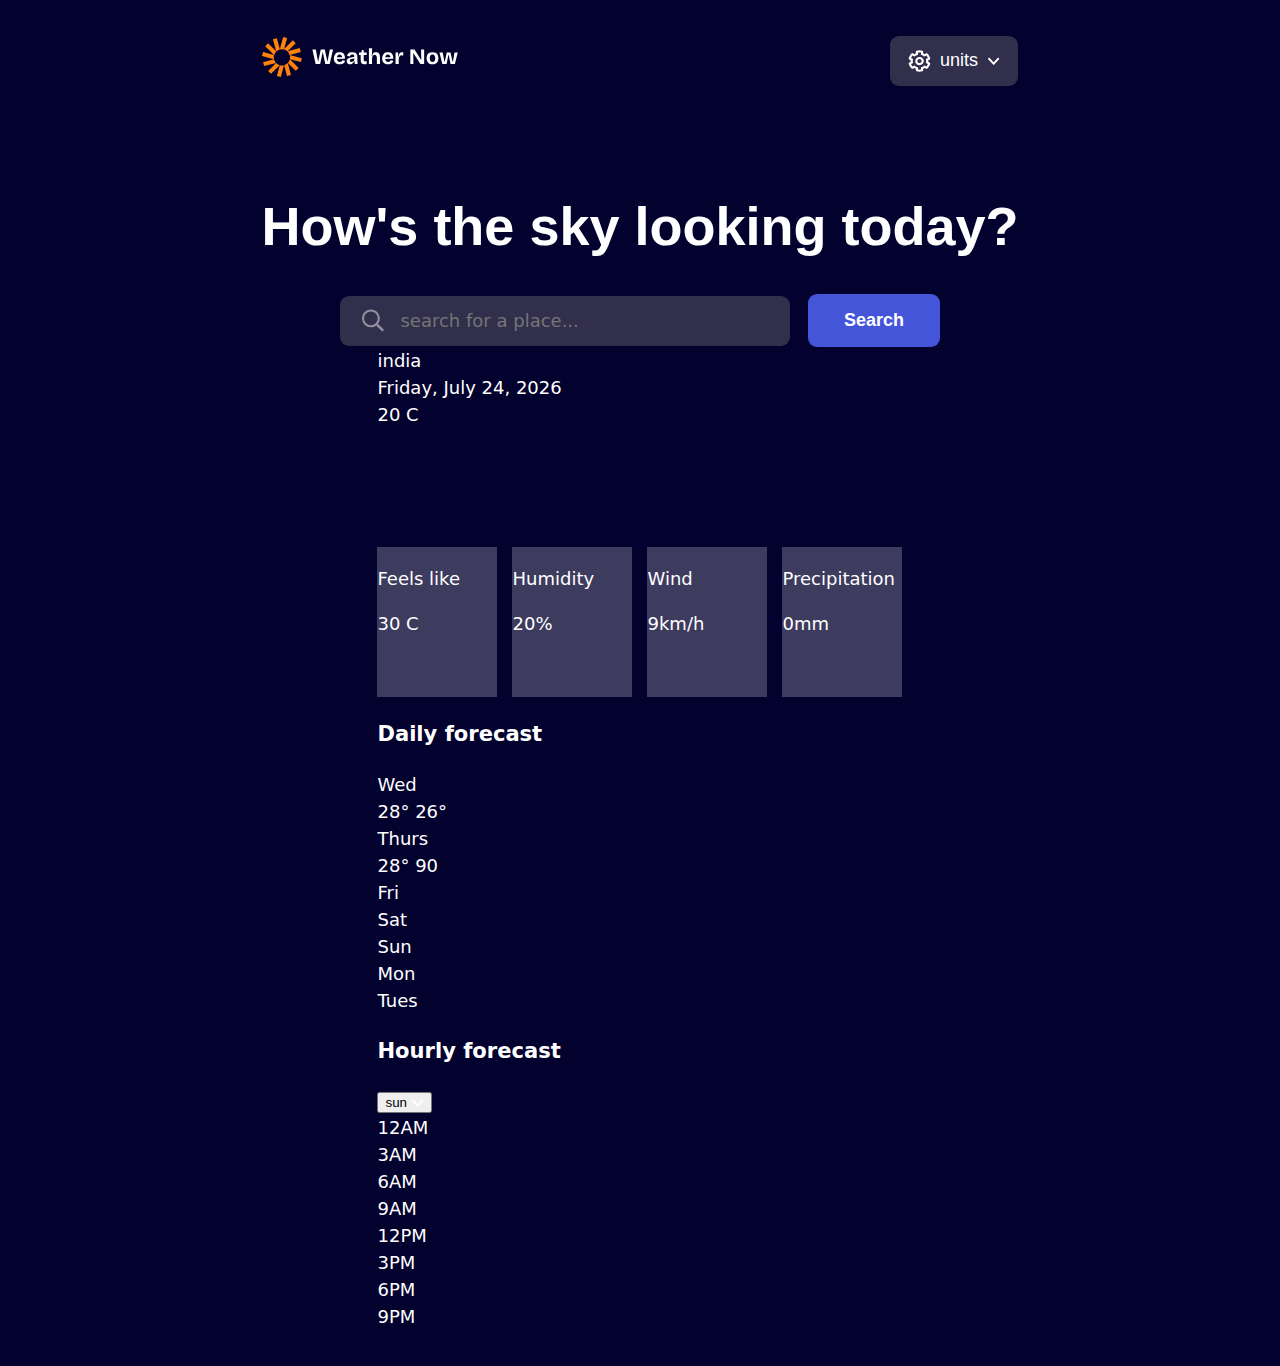
<file: weather-app-main/index.html>
<!DOCTYPE html>
<html lang="en">
<head>
  <meta charset="UTF-8">
  <meta name="viewport" content="width=device-width, initial-scale=1.0"> <!-- displays site properly based on user's device -->
   
  <link rel="stylesheet" href="style.css">
  <link rel="icon" type="image/png" sizes="32x32" href="./assets/images/favicon-32x32.png">
  
  <title>Weather app</title>

   
  <style>
    .attribution { font-size: 11px; text-align: center; }
    .attribution a { color: hsl(228, 45%, 44%); }
  </style>
</head>
<body>


  <div class="app">

    <header class="header">
      <div class="logoContainer">
      <img src="./assets/images/logo.svg">
    </div>

    <div class="unitsDropdown">
      <button class="unitsButton">
        <img class="unitsIcon" src="./assets/images/icon-units.svg">
        <span>units</span>
        <img class="dropdownIcon"src="./assets/images/icon-dropdown.svg">
      </button>
    </div>

    </header>

  
  

 <div class="searchSection">
<h1> How's the sky looking today?</h1>

<form class="searchContainer">
  <div class="searchInputWrapper">
     <img class="searchIcon" src="./assets/images/icon-search.svg">
     <input class="searchInput" placeholder = "search for a place..." type="text">
  </div>

   <button class="searchButton" type="submit">Search</button>
</form>

</div>


<main class="mainSection">
   <div class="leftDiv">
  <div class="displayDiv">
  <div class="locationDisplay">india</div>
  <div class="dateDisplay"></div>
  <div class="temperatureDisplay">20 C</div>
</div>

<div class ="weatherDetailDiv">
 <div class = "temperatureDiv">
  <p>Feels like</p>
  <div class="apparentTempDisplayData">30 C</div>
 </div>


 <div class = "humidityDiv">
  <p>Humidity</p>
  <div class="humidityDisplayData">20%</div>
 </div> 
 

 <div class = "windDiv">
  <p>Wind</p>
  <div class="windDisplayData">9km/h</div>
 </div> 
  
 <div class = "precipitatonDiv">
  <p>Precipitation</p>
  <div class="precipitationDisplayData">0mm</div>
 </div> 

</div>


<div class="dailyForecastDivWrapper">
  <h3 class="sectionTitle">Daily forecast</h3>  
  <div class="dailyForecast">
  <div div class="dayCard">
    <span class="day">Wed</span>
      <div class="maxminDisplay">
      <span class="maxTemp">28°</span>
      <span class="minTemp">26°</span>
  </div>
  </div>

  <div class="dayCard">
    <span class="day">Thurs</span>
    <div class="maxminDisplay">
      <span class="maxTemp">28°</span>
      <span class="minTemp">90</span>
    </div>
  </div>

  <div class="dayCard">
    <span class="day">Fri</span>
    <div class="maxminDisplay">
      <span class="maxTemp"></span>
      <span class="minTemp"></span>
    </div>
  </div>

  <div class="dayCard">
    <span class="day">Sat</span>
    <div class="maxminDisplay">
      <span class="maxTemp"></span>
      <span class="minTemp"></span>
    </div>
  </div>

  <div class="dayCard">
    <span class="day">Sun</span>
    <div class="maxminDisplay">
       <span class="maxTemp"></span>
      <span class="minTemp"></span>
    </div>
  </div>

  <div class="dayCard">
    <span class="day">Mon</span>
    <div class="maxminDisplay">
       <span class="maxTemp"></span>
      <span class="minTemp"></span>
    </div>
  </div>

  <div class="dayCard">
    <span class="day">Tues</span>
    <div class="maxminDisplay">
      <span class="maxTemp"></span>
      <span class="minTemp"></span>
    </div>
  </div>

</div>

 </div>

</div>

 <div class="rightDiv">
  <div class="hourlyForecastDivWrapper">
  <div class="hourlyHeader">
  <h3>Hourly forecast</h3>
  <button class="dayDisplay">
    <span>sun</span>
    <img src="./assets/images/icon-dropdown.svg">
  </button> 
  </div>
 
  <div class="hourlyForecast">
  <div class="hourCard">
    <span class="hourTime">12AM</span>
    <span class="hourTemp"></span>
  </div>
  <div class="hourCard">
    <span class="hourTime">3AM</span>
    <span class="hourTemp"></span>
  </div>
    <div class="hourCard">
    <span class="hourTime">6AM</span>
    <span class="hourTemp"></span>
    </div>
  <div class="hourCard">
    <span class="hourTime">9AM</span>
    <span class="hourTemp"></span>
  </div>
  <div class="hourCard">
    <span class="hourTime">12PM</span>
    <span class="hourTemp"></span>
  </div>
  <div class="hourCard">
    <span class="hourTime">3PM</span>
    <span class="hourTemp"></span>
  </div>
  <div class="hourCard">
    <span class="hourTime">6PM</span>
    <span class="hourTemp"></span>
  </div>
  <div class="hourCard">
    <span class="hourTime">9PM</span>
    <span class="hourTemp"></span>
  </div>
  </div>
</div>

 </div>


</main>





  <script src="scripts/script.js"></script>
  <script src="scripts/weather-data.js"></script>

</body>
</html>
</file>
<file: weather-app-main/style.css>
:root {
    --neutral-900: hsl(243, 96%, 9%);
    --neutral-800: hsl(243, 27%, 20%);
    --neutral-700: hsl(243, 23%, 24%);
    --neutral-600: hsl(243, 23%, 30%);
    --neutral-300: hsl(240, 6%, 70%);
    --neutral-200: hsl(250, 6%, 84%);
    --neutral-0: hsl(0, 0%, 100%);
    --orange-500: hsl(28, 100%, 52%);
    --blue-500: hsl(233, 67%, 56%);
    --blue-700: hsl(248, 70%, 36%);
    font-family: DM Sans, system-ui, Avenir, Helvetica, Arial, sans-serif;
    font-size: 18px;
    line-height: 1.5;
    font-weight: 400;
    color: var(--neutral-0);
    background-color: var(--neutral-900);
    font-synthesis: none;
    text-rendering: optimizeLegibility;
    -webkit-font-smoothing: antialiased;
    -moz-osx-font-smoothing: grayscale;
}


* {
    box-sizing: border-box;
}

body {
    margin: 0;
    place-items: center;
    min-width: 320px;
    min-height: 100vh;
    display: flex;
    justify-content: center;
}

.header {
    display: flex;
    justify-content: space-between;
    align-items: center;
    margin-bottom: 4rem;
    width: 100%;
    max-width: 1440px;
}

.unitsDropdown{
    position: relative;
}

.unitsButton{ 
    display: flex;
    align-items: center;
    gap: .5rem;
    background-color: var(--neutral-700);
    border: none;
    border-radius: .5rem;
    padding: .75rem 1rem;
    color: var(--neutral-0);
    font-size: 1rem;
    cursor: pointer;
    transition: background-color .2s;
}

.unitsIcon{   
    width: 1.25rem;
    height: 1.25rem;
}

.dropdownIcon{
    width: .75rem;
    height: .75rem;
}
.app{
    min-height: 100vh;
    background-color: var(--neutral-900);
    color: var(--neutral-0);
    padding: 2rem;
    display: flex;
    flex-direction: column;
    align-items: center;

}

h1{
    font-family: Bricolage Grotesque, sans-serif;
    font-size: 3rem;
    font-weight: 700;
    margin-bottom: 2rem;
    color: var(--neutral-0);
    line-height: 1.2;
}
.searchContainer{
    display: flex;
    gap: 1rem;
    justify-content: center;
    align-items: center;
    max-width: 600px;
    margin: 0 auto;
}

.searchInputWrapper{
    display: flex;
    align-items: center;
    background-color: var(--neutral-700);
    border-radius: .5rem;
    padding: .75rem 1.25rem;
    flex: 1;
    gap: .75rem;
}

.searchIcon{
    width: 1.25rem;
    height: 1.25rem;
    opacity: .6;
}

.searchInput{
    background: none;
    border: none;
    outline: none;
    color: var(--neutral-0);
    font-size: 1rem;
    flex: 1;
    font-family: inherit;
}    


.searchButton{
    background-color: var(--blue-500);
    color: var(--neutral-0);
    border: none;
    border-radius: .5rem;
    padding: .875rem 2rem;
    font-size: 1rem;
    font-weight: 600;
    cursor: pointer;
    transition: background-color .2s;
}

.weatherDetailDiv{
    display: flex;
    flex-direction: row;
    gap: 15px;
}

.displayDiv{
    width: 300px;
    height: 200px;
}

.temperatureDiv, .humidityDiv, .windDiv, .precipitatonDiv{
    height: 150px;
    width: 120px;
    gap:15px;
    background-color: hsl(243, 23%, 30%);
    color: white;
}
</file>
